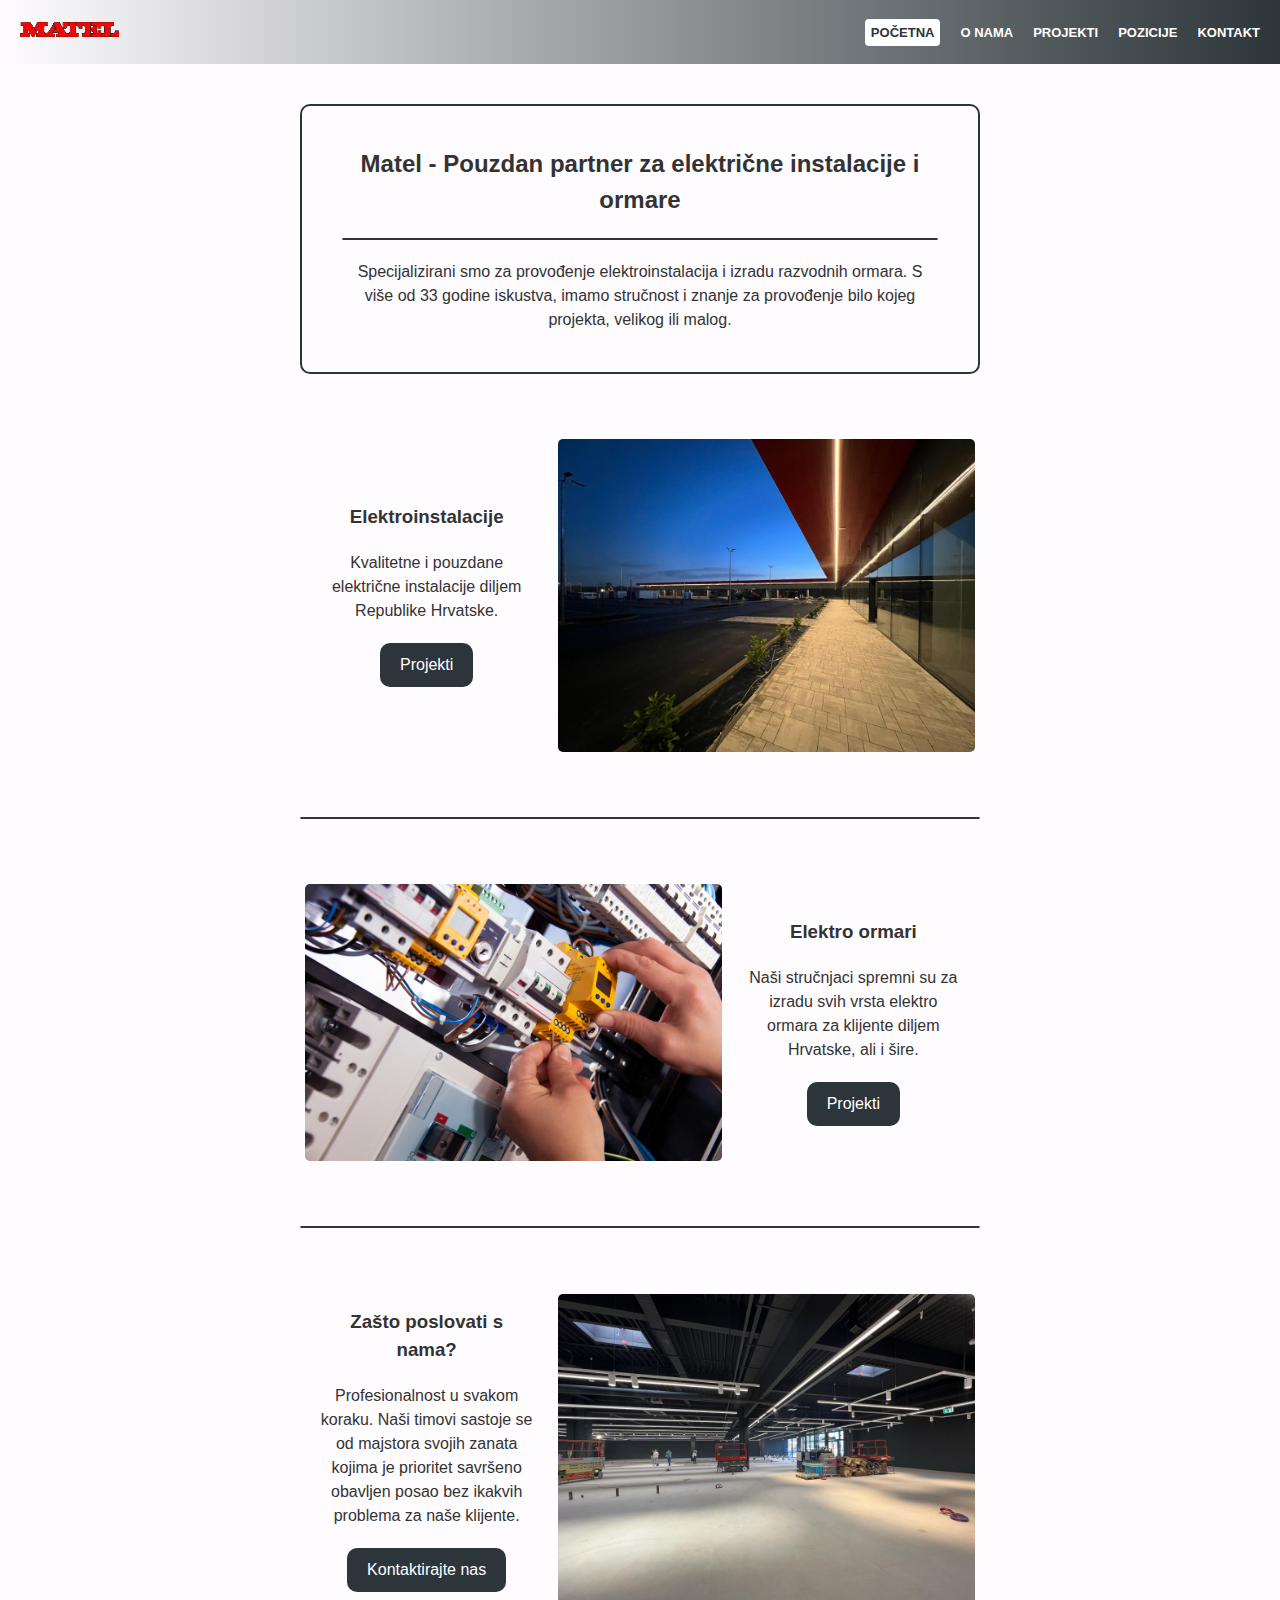
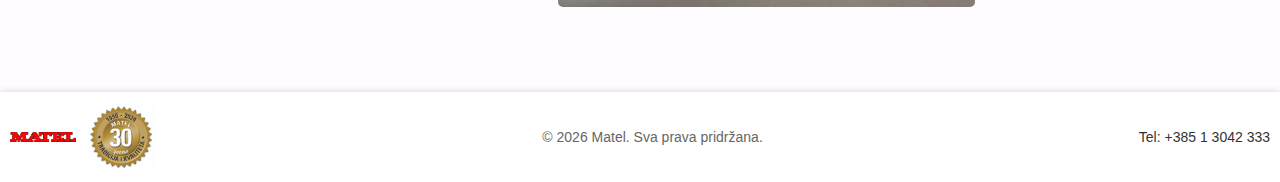
<file: index.html>
<!DOCTYPE html>
<html lang="en">
<head>
  <title>Početna | Matel</title>
  <meta charset="UTF-8">
  <meta name="viewport" content="width=device-width, initial-scale=1.0">
  <link rel="icon" href="./images/favicon.png">
  <link rel="stylesheet" href="./style.css">
  <script src="./script.js"></script>
</head>
<body>
  <header>
    <a href="./index.html"><img src="./images/stari_logo.png" alt="Logo" class="logo"></a>
    <nav>
      <div class="hamburger-menu">
        <div class="bar"></div>
        <div class="bar"></div>
        <div class="bar"></div>
      </div>
      <ul class="menu">
        <li><a href="./index.html" class="active">POČETNA</a></li>
        <li><a href="./about.html">O NAMA</a></li>
        <li><a href="./projects.html">PROJEKTI</a></li>
        <li><a href="./positions.html">POZICIJE</a></li>
        <li><a href="./contact.html">KONTAKT</a></li>
      </ul>
    </nav>
  </header>

  <main>
    <div class="intro-header-container">
      <h2>Matel - Pouzdan partner za električne instalacije i ormare</h2>
      <hr class="line-break">
      <p>Specijalizirani smo za provođenje elektroinstalacija i izradu 
        razvodnih ormara. S više od 33 godine iskustva, imamo stručnost
        i znanje za provođenje bilo kojeg projekta, velikog ili malog.</p>
    </div>
    
    <div class="intro-container-wrapper">
      <div class="intro-container-text">
        <h3>Elektroinstalacije</h3>
        <p>Kvalitetne i pouzdane električne instalacije diljem
          Republike Hrvatske.</p>
        <a href="./projects.html" class="apply-btn">Projekti</a>
      </div>
      <div class="intro-container-img">
        <img src="./images/intro-rasvjeta.jpeg" alt="Slika">
      </div>
    </div>

    <hr class="line-break">

    <div class="intro-container-wrapper">
      <div class="intro-container-img">
        <img src="./images/intro-ormar.jpg" alt="Slika">
      </div>
      <div class="intro-container-text">
        <h3>Elektro ormari</h3>
        <p>Naši stručnjaci spremni su za izradu svih vrsta elektro ormara za 
          klijente diljem Hrvatske, ali i šire.</p>
          <a href="./projects.html" class="apply-btn">Projekti</a>
      </div>
    </div>

    <hr class="line-break">

    <div class="intro-container-wrapper">
      <div class="intro-container-text">
        <h3>Zašto poslovati s nama?</h3>
        <p>Profesionalnost u svakom koraku. Naši timovi sastoje se od majstora
          svojih zanata kojima je prioritet savršeno obavljen posao bez 
          ikakvih problema za naše klijente.</p>
          <a href="./contact.html" class="apply-btn">Kontaktirajte nas</a>
      </div>
      <div class="intro-container-img">
        <img src="./images/intro-instalacije.jpeg" alt="Slika">
      </div>
    </div>
    
    
    <button id="scrollBtn" onclick="scrollToTop()"></button>
  </main>

  <footer>
    <div class="footer-content">
      <img src="./images/stari_logo.png" alt="Logo">
      <img src="./images/pecat30.jpg" alt="stamp">
      <p>© <script>document.write(new Date().getFullYear())</script> Matel. Sva prava pridržana.</p>
      <p><a href="tel:+38513042333">Tel: +385 1 3042 333</a></p>
    </div>
  </footer>
</body>
</html>
</file>
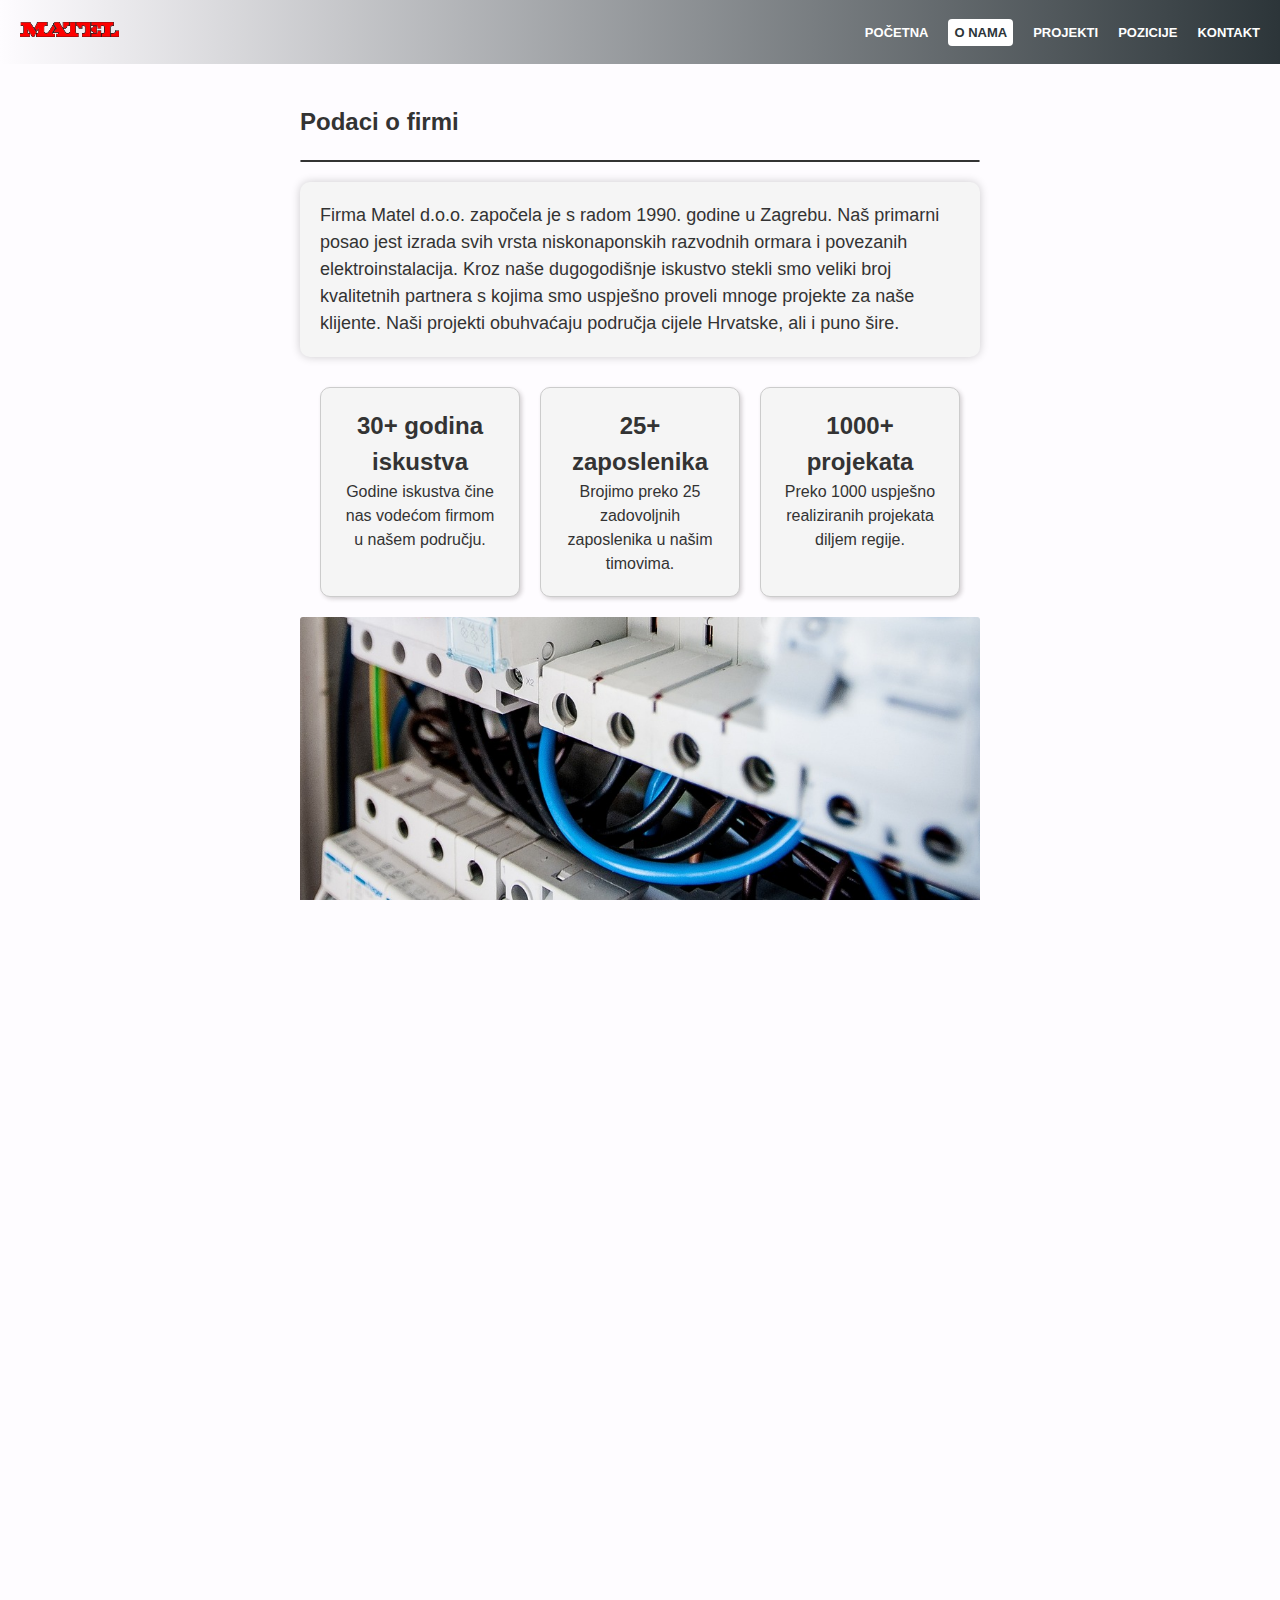
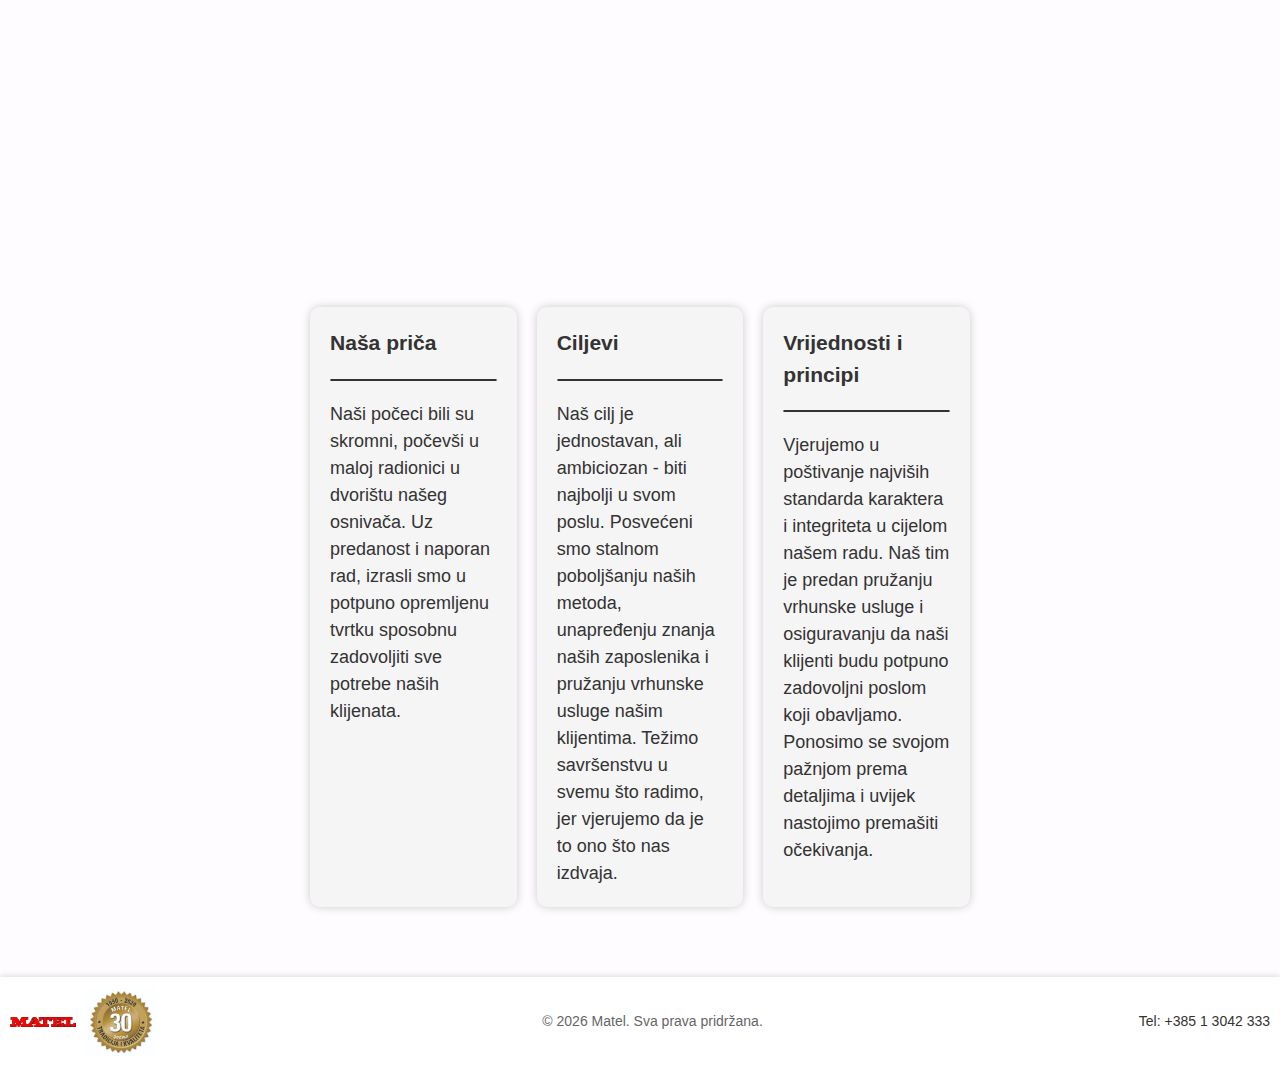
<file: about.html>
<!DOCTYPE html>
<html>
  <head>
    <title>O nama | Matel</title>
    <meta charset="UTF-8">
    <meta name="viewport" content="width=device-width, initial-scale=1.0">
    <link rel="icon" href="./images/favicon.png">
    <link rel="stylesheet" href="./style.css">
    <script src="./script.js"></script>
  </head>
  <body>
    <header>
      <a href="./index.html"><img src="./images/stari_logo.png" alt="Logo" class="logo"></a>
      <nav>
      <div class="hamburger-menu">
        <div class="bar"></div>
        <div class="bar"></div>
        <div class="bar"></div>
      </div>
      <ul class="menu">
        <li><a href="./index.html">POČETNA</a></li>
        <li><a href="./about.html" class="active">O NAMA</a></li>
        <li><a href="./projects.html">PROJEKTI</a></li>
        <li><a href="./positions.html">POZICIJE</a></li>
        <li><a href="./contact.html">KONTAKT</a></li>
      </ul>
    </nav>
    </header>

    <main>
      <h2>Podaci o firmi</h2>
      <hr class="line-break">
      <div class="block">
        Firma Matel d.o.o. započela je s radom 1990. godine u Zagrebu. Naš primarni posao jest
        izrada svih vrsta niskonaponskih razvodnih ormara i povezanih elektroinstalacija. Kroz naše
        dugogodišnje iskustvo stekli smo veliki broj kvalitetnih partnera s kojima smo
        uspješno proveli mnoge projekte za naše klijente. Naši projekti obuhvaćaju područja
        cijele Hrvatske, ali i puno šire.
      </div>
      <div class="bullet-box-container">

        <div class="bullet-box">
          <!--<h3><script>document.write(new Date().getFullYear()-1990)</script>+ godina iskustva</h3>-->
          <h3>30+ godina iskustva</h3>
          <p>Godine iskustva čine nas vodećom firmom u našem području.</p>
        </div>
        <div class="bullet-box">
          <h3>25+ zaposlenika</h3>
          <p>Brojimo preko 25 zadovoljnih zaposlenika u našim timovima.</p>
        </div>
        <div class="bullet-box">
          <h3>1000+ projekata</h3>
          <p>Preko 1000 uspješno realiziranih projekata diljem regije.</p>
        </div>
      </div>

      <div class="scrollable-image-container scrollable-image-container-two"></div>

      <div class="block-container">

        <div class="block">
          <h3>Naša priča</h3>
          <hr class="line-break">
          <p>Naši počeci bili su skromni, počevši u maloj radionici u dvorištu 
            našeg osnivača. Uz predanost i naporan rad, izrasli smo u potpuno 
            opremljenu tvrtku sposobnu zadovoljiti sve potrebe naših klijenata.</p>
        </div>

        <div class="block">
          <h3>Ciljevi</h3>
          <hr class="line-break">
          <p>Naš cilj je jednostavan, ali ambiciozan - biti najbolji u svom poslu. 
            Posvećeni smo stalnom poboljšanju naših metoda, unapređenju znanja naših 
            zaposlenika i pružanju vrhunske usluge našim klijentima. Težimo savršenstvu 
            u svemu što radimo, jer vjerujemo da je to ono što nas izdvaja.</p>
        </div>
        
        <div class="block">
          <h3>Vrijednosti i principi</h3>
          <hr class="line-break">
          <p>Vjerujemo u poštivanje najviših standarda karaktera i integriteta u 
            cijelom našem radu. Naš tim je predan pružanju vrhunske usluge i 
            osiguravanju da naši klijenti budu potpuno zadovoljni poslom koji obavljamo. 
            Ponosimo se svojom pažnjom prema detaljima i uvijek nastojimo premašiti očekivanja.</p>
        </div>

      </div>

      <button id="scrollBtn" onclick="scrollToTop()"></button>
    </main>
    <footer>
      <div class="footer-content">
        <img src="./images/stari_logo.png" alt="Logo">
        <img src="./images/pecat30.jpg" alt="stamp">
        <p>© <script>document.write(new Date().getFullYear())</script> Matel. Sva prava pridržana.</p>
        <p><a href="tel:+38513042333">Tel: +385 1 3042 333</a></p>
      </div>
    </footer>
  </body>
</html>
</file>
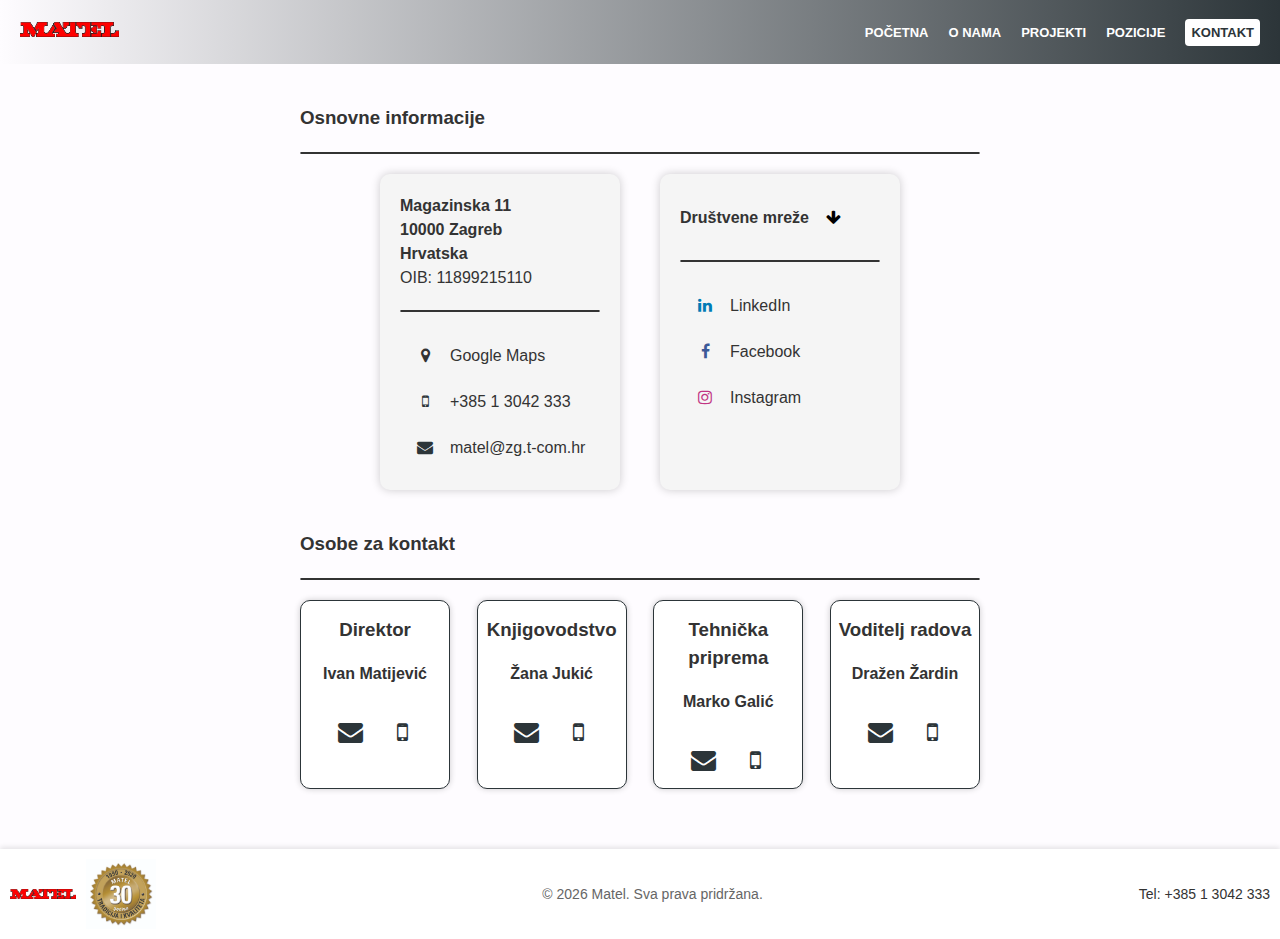
<file: contact.html>
<!DOCTYPE html>
<html lang="en">

<head>
  <title>Kontakt | Matel</title>
  <meta charset="UTF-8">
  <meta name="viewport" content="width=device-width, initial-scale=1.0">
  <link rel="icon" href="./images/favicon.png">
  <link rel="stylesheet" href="./style.css">
  <script src="./script.js"></script>
  <link rel="stylesheet" href="https://cdnjs.cloudflare.com/ajax/libs/font-awesome/4.7.0/css/font-awesome.min.css">
</head>

<body>
  <!-- Header -->
  <header>
    <a href="./index.html"><img src="./images/stari_logo.png" alt="Logo" class="logo"></a>
    <nav>
      <div class="hamburger-menu">
        <div class="bar"></div>
        <div class="bar"></div>
        <div class="bar"></div>
      </div>
      <ul class="menu">
        <li><a href="./index.html">POČETNA</a></li>
        <li><a href="./about.html">O NAMA</a></li>
        <li><a href="./projects.html">PROJEKTI</a></li>
        <li><a href="./positions.html">POZICIJE</a></li>
        <li><a href="./contact.html" class="active">KONTAKT</a></li>
      </ul>
    </nav>
  </header>

  <!-- Main Content -->
  <main>
    <h3><b>Osnovne informacije</b></h3>
    <hr class="line-break">

    <div class="company-info-wrapper">

      <div class="company-info-box">
        <h4>Magazinska 11</h4>
        <h4>10000 Zagreb</h4>
        <h4>Hrvatska</h4>
        <p>OIB: 11899215110</p>
        <hr class="line-break">
        <p><a href="https://goo.gl/maps/ZVkdXVqqqBAcYWUF9" target="_blank" rel="noopener noreferrer"><i class="fa fa-map-marker"></i>Google Maps</a></p>
        <p><a href="tel:+38513042333"><i class="fa fa-mobile"></i>+385 1 3042 333</a></p>
        <p><a href="mailto:matel@zg.t-com.hr"><i class="fa fa-envelope"></i>matel@zg.t-com.hr</a></p>
      </div>
      
      <div class="company-info-box">
        <h4>Društvene mreže<i class="fa fa-arrow-down"></i></h4>
        <hr class="line-break">
        <p><a href="https://www.linkedin.com/company/matel/" target="_blank" rel="noopener noreferrer"><i class="fa fa-linkedin"></i>LinkedIn</a></p>
        <p><a href="https://www.facebook.com/matel.hr/" target="_blank" rel="noopener noreferrer"><i class="fa fa-facebook"></i>Facebook</a></p>
        <p><a href="https://www.instagram.com/matel.hr/" target="_blank" rel="noopener noreferrer"><i class="fa fa-instagram"></i>Instagram</a></p>
      </div>
    </div>

  <!-- Contact Boxes -->
  <h3>Osobe za kontakt</h3>
    <hr class="line-break">
    <div class="contact-info-wrapper">
      <div class="contact-info-box">
        <h3>Direktor</h3>
        <p><b>Ivan Matijević</b></p>
        <a href="mailto:ivan.matijevic@matel.hr"><i class="fa fa-envelope"></i></a>
        <a href="tel:+38598205067"><i class="fa fa-mobile"></i></a>
      </div>
      <div class="contact-info-box">
        <h3>Knjigovodstvo</h3>
        <p><b>Žana Jukić</b></p>
        <a href="mailto:zana.jukic@matel.hr"><i class="fa fa-envelope"></i></a>
        <a href="tel:+385993042009"><i class="fa fa-mobile"></i></a>
      </div>
      <div class="contact-info-box">
        <h3>Tehnička priprema</h3>
        <p><b>Marko Galić</b></p>
        <a href="mailto:marko.galic@matel.hr"><i class="fa fa-envelope"></i></a>
        <a href="tel:+385993042008"><i class="fa fa-mobile"></i></a>
      </div>
      <div class="contact-info-box">
        <h3>Voditelj radova</h3>
        <p><b>Dražen Žardin</b></p>
        <a href="mailto:drazen.zardin@matel.hr"><i class="fa fa-envelope"></i></a>
        <a href="tel:+385993042888"><i class="fa fa-mobile"></i></a>
      </div>
    </div> 
    <button id="scrollBtn" onclick="scrollToTop()"></button>
  </main>

  <footer>
    <div class="footer-content">
      <img src="./images/stari_logo.png" alt="Logo">
      <img src="./images/pecat30.jpg" alt="stamp">
      <p>© <script>document.write(new Date().getFullYear())</script> Matel. Sva prava pridržana.</p>
      <p><a href="tel:+38513042333">Tel: +385 1 3042 333</a></p>
    </div>
  </footer>
</body>
</html>
</file>
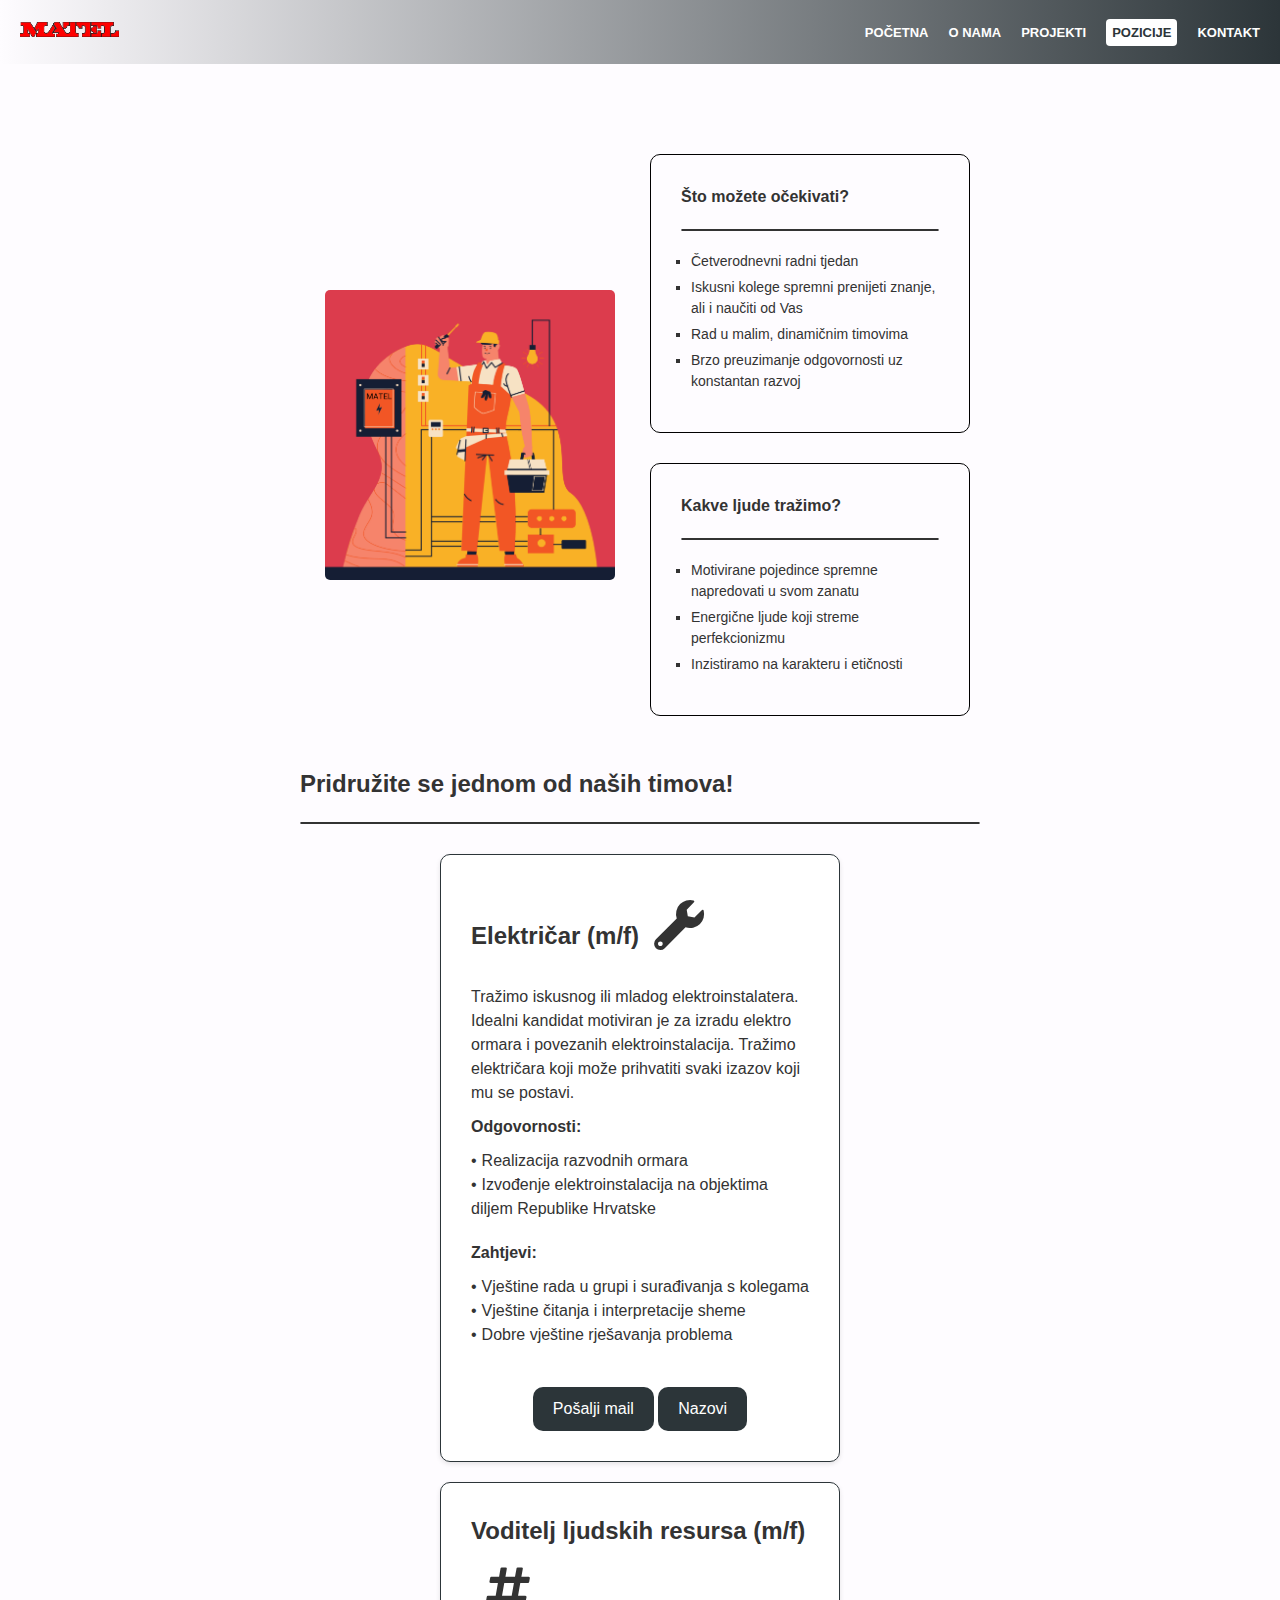
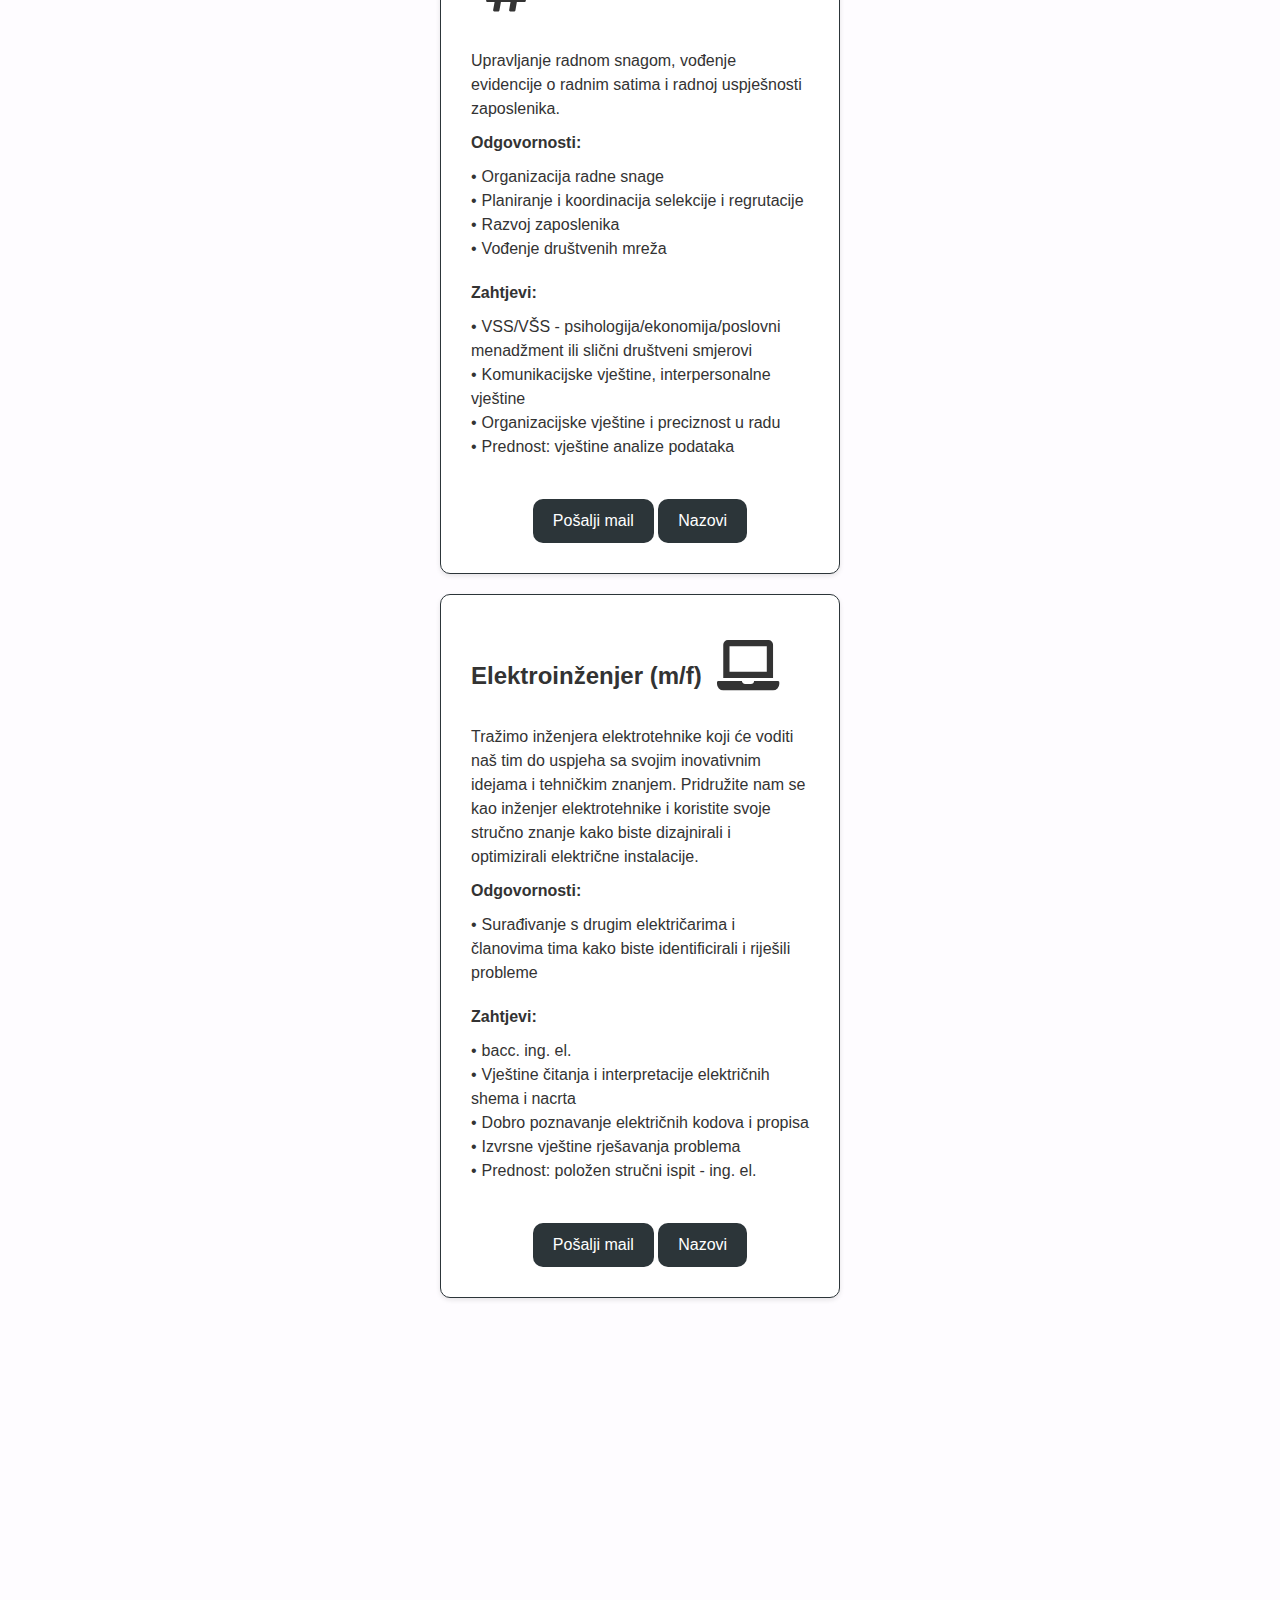
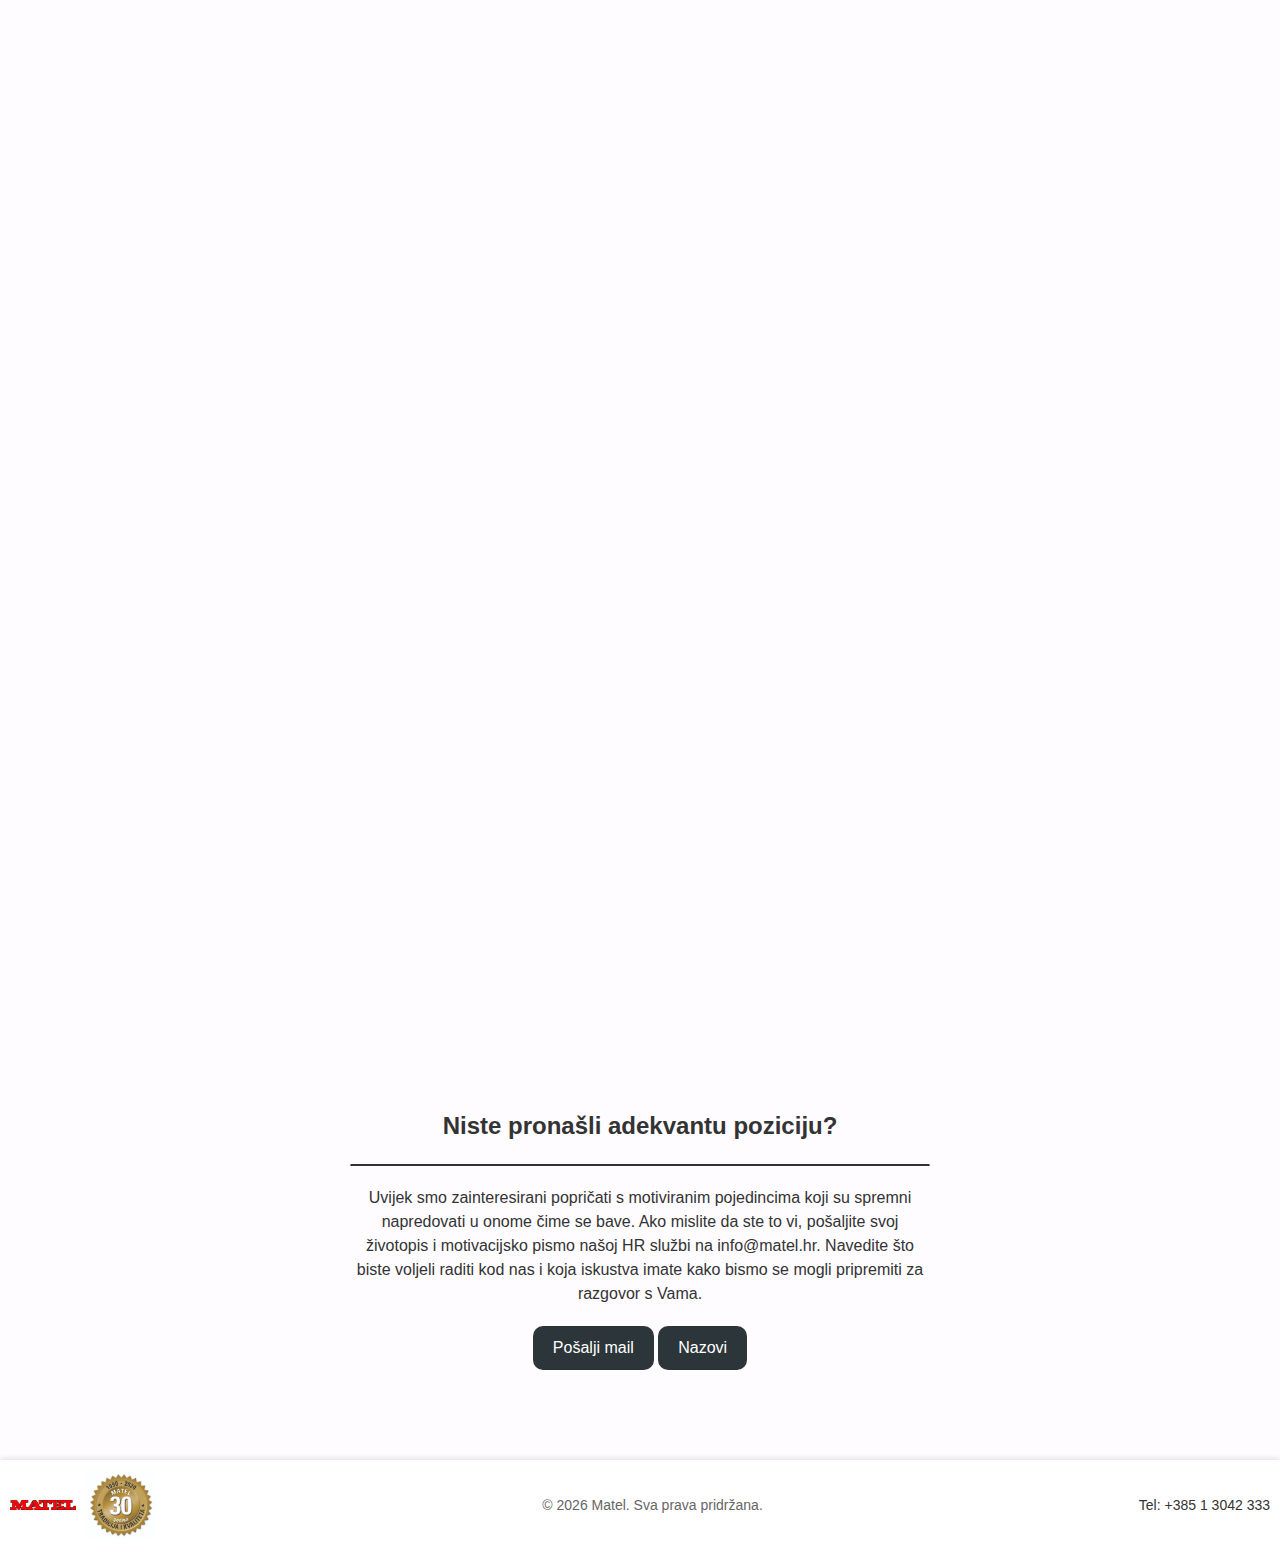
<file: positions.html>
<!DOCTYPE html>
<html lang="en">
<head>
  <title>Posao | Matel</title>
  <meta charset="UTF-8">
  <meta name="viewport" content="width=device-width, initial-scale=1.0">
  <link rel="icon" href="./images/favicon.png">
  <link rel="stylesheet" href="./style.css">
  <script src="./script.js"></script>
  <link rel="stylesheet" href="https://cdnjs.cloudflare.com/ajax/libs/font-awesome/5.15.3/css/all.min.css">
</head>

<body>
  <header>
    <a href="./index.html"><img src="./images/stari_logo.png" alt="Logo" class="logo"></a>
    <nav>
      <div class="hamburger-menu">
        <div class="bar"></div>
        <div class="bar"></div>
        <div class="bar"></div>
      </div>
      <ul class="menu">
        <li><a href="./index.html">POČETNA</a></li>
        <li><a href="./about.html">O NAMA</a></li>
        <li><a href="./projects.html">PROJEKTI</a></li>
        <li><a href="./positions.html" class="active">POZICIJE</a></li>
        <li><a href="./contact.html">KONTAKT</a></li>
      </ul>
    </nav>
  </header>

  <main>
    
    <div class="position-general">
      <div class="position-general-image">
        <img src="./images/hiring.png" alt="Posao">
      </div>
      <div class="position-general-text-container">
        <div class="position-general-text position-general-text-one">
          <h2>Što možete očekivati?</h2>
          <hr class="line-break">
          <ul>
            <li>Četverodnevni radni tjedan</li>
            <li>Iskusni kolege spremni prenijeti znanje, 
              ali i naučiti od Vas</li>
              <li>Rad u malim, dinamičnim timovima</li>
              <li>Brzo preuzimanje odgovornosti uz konstantan razvoj</li>
            </ul>
          </div>
          <div class="position-general-text position-general-text-two">
          <h2>Kakve ljude tražimo?</h2>
          <hr class="line-break">
          <ul>
            <li>Motivirane pojedince spremne napredovati u svom zanatu</li>
            <li>Energične ljude koji streme perfekcionizmu</li>
            <li>Inzistiramo na karakteru i etičnosti</li>
          </ul>
        </div>
      </div>
    </div>
    
    <h2>Pridružite se jednom od naših timova!</h2>
    <hr class="line-break">

    <div class="position-container">
      <div class="position">
        <h2>Električar (m/f)<i class="fa fa-wrench"></i></h2>
        <p>Tražimo iskusnog ili mladog elektroinstalatera. Idealni kandidat motiviran 
          je za izradu elektro ormara i povezanih elektroinstalacija.
        Tražimo električara koji može prihvatiti svaki izazov koji mu se postavi. </p>
        <p><strong>Odgovornosti:</strong></p>
        <ul>
          <li>Realizacija razvodnih ormara</li>
          <li>Izvođenje elektroinstalacija na objektima diljem Republike Hrvatske</li>
        </ul>
        <p><strong>Zahtjevi:</strong></p>
        <ul>
          <li>Vještine rada u grupi i surađivanja s kolegama</li>
          <li>Vještine čitanja i interpretacije sheme</li>
          <li>Dobre vještine rješavanja problema</li>
        </ul>
        <div class="apply-btn-wrapper">
          <a href="mailto:info@matel.hr" class="apply-btn">Pošalji mail</a>
          <a href="tel:+38513042333" class="apply-btn">Nazovi</a>
        </div>
      </div>

      <div class="position">
        <h2>Voditelj ljudskih resursa (m/f)<i class="fa fa-hashtag"></i></h2>
        <p>Upravljanje radnom snagom, vođenje evidencije o radnim satima i
          radnoj uspješnosti zaposlenika.</p>
        <p><strong>Odgovornosti:</strong></p>
        <ul>
          <li>Organizacija radne snage</li>
          <li>Planiranje i koordinacija selekcije i regrutacije</li>
          <li>Razvoj zaposlenika</li>
          <li>Vođenje društvenih mreža</li>
        </ul>
        <p><strong>Zahtjevi:</strong></p>
        <ul>
          <li>VSS/VŠS - psihologija/ekonomija/poslovni menadžment ili slični 
            društveni smjerovi</li>
          <li>Komunikacijske vještine, interpersonalne vještine</li>
          <li>Organizacijske vještine i preciznost u radu</li>
          <li>Prednost: vještine analize podataka</li>
        </ul>
        <div class="apply-btn-wrapper">
          <a href="mailto:info@matel.hr" class="apply-btn">Pošalji mail</a>
          <a href="tel:+38513042333" class="apply-btn">Nazovi</a>
        </div>
      </div>

      <div class="position">
        <h2>Elektroinženjer (m/f)<i class="fa fa-laptop"></i></h2>
        <p>Tražimo inženjera elektrotehnike koji će voditi naš
          tim do uspjeha sa svojim inovativnim idejama i tehničkim znanjem.
          Pridružite nam se kao inženjer elektrotehnike i koristite svoje 
          stručno znanje kako biste dizajnirali i optimizirali električne instalacije.</p>
        <p><strong>Odgovornosti:</strong></p>
        <ul>
          <li>Surađivanje s drugim električarima i članovima tima kako biste
             identificirali i riješili probleme</li>
        </ul>
        <p><strong>Zahtjevi:</strong></p>
        <ul>
          <li>bacc. ing. el.</li>
          <li>Vještine čitanja i interpretacije električnih shema i nacrta</li>
          <li>Dobro poznavanje električnih kodova i propisa</li>
          <li>Izvrsne vještine rješavanja problema</li>
          <li>Prednost: položen stručni ispit - ing. el.</li>
        </ul>
        <div class="apply-btn-wrapper">
          <a href="mailto:info@matel.hr" class="apply-btn">Pošalji mail</a>
          <a href="tel:+38513042333" class="apply-btn">Nazovi</a>
        </div>
      </div>
    </div>

    <div class="scrollable-image-container scrollable-image-container-one">
    </div>
    
    <div class="open-application">
      <h2>Niste pronašli adekvantu poziciju?</h2>
      <hr class="line-break">
      <p>Uvijek smo zainteresirani popričati s motiviranim pojedincima 
        koji su spremni napredovati u onome čime se bave.
        Ako mislite da ste to vi, pošaljite svoj životopis i 
        motivacijsko pismo našoj HR službi na 
        <a href="mailto:info@matel.hr">info@matel.hr</a>.
        Navedite što biste voljeli raditi kod nas i koja iskustva imate
        kako bismo se mogli pripremiti za razgovor s Vama.</p>
        <a href="mailto:info@matel.hr" class="apply-btn">Pošalji mail</a>
        <a href="tel:+38513042333" class="apply-btn">Nazovi</a>
      </div>
  
      <button id="scrollBtn" onclick="scrollToTop()"></button>
    </main>

  <footer>
    <div class="footer-content">
      <img src="./images/stari_logo.png" alt="Logo">
      <img src="./images/pecat30.jpg" alt="stamp">
      <p>© <script>document.write(new Date().getFullYear())</script> Matel. Sva prava pridržana.</p>
      <p><a href="tel:+38513042333">Tel: +385 1 3042 333</a></p>
    </div>
  </footer>
</body>
</html>
</file>
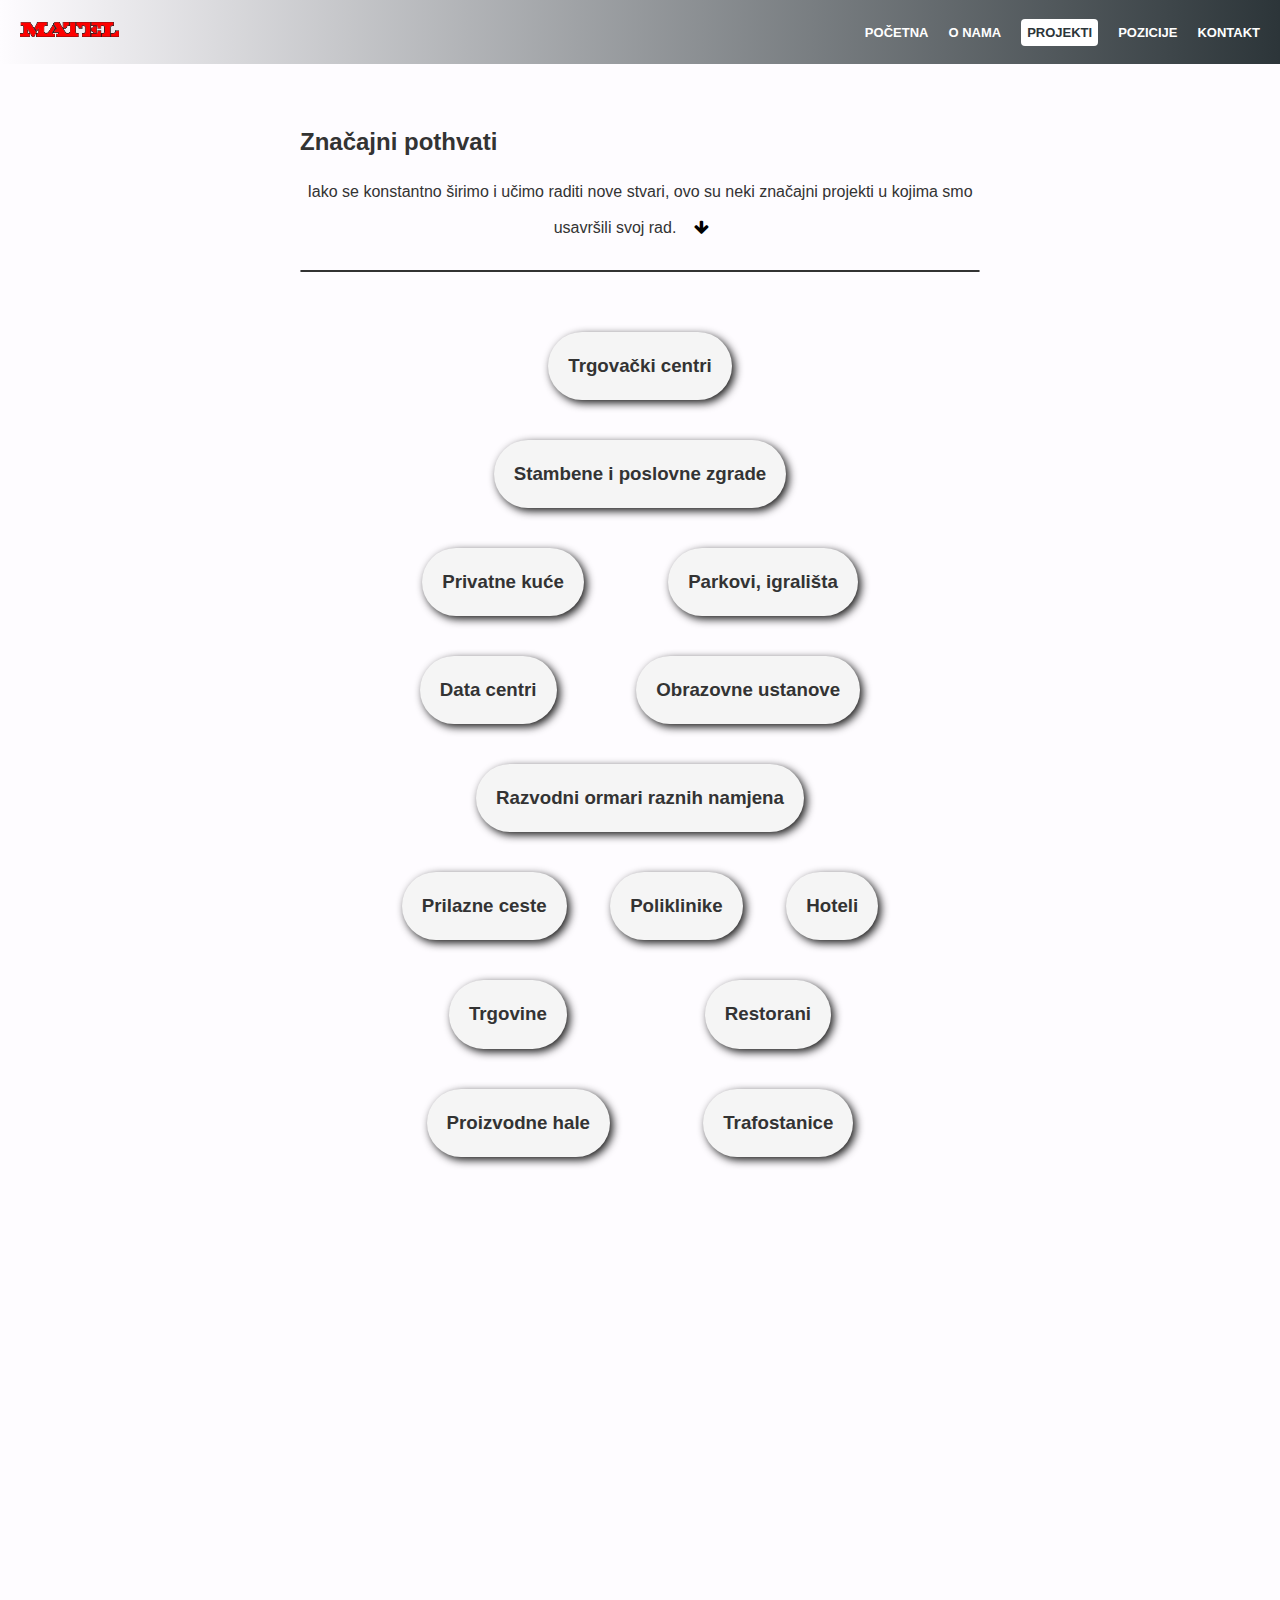
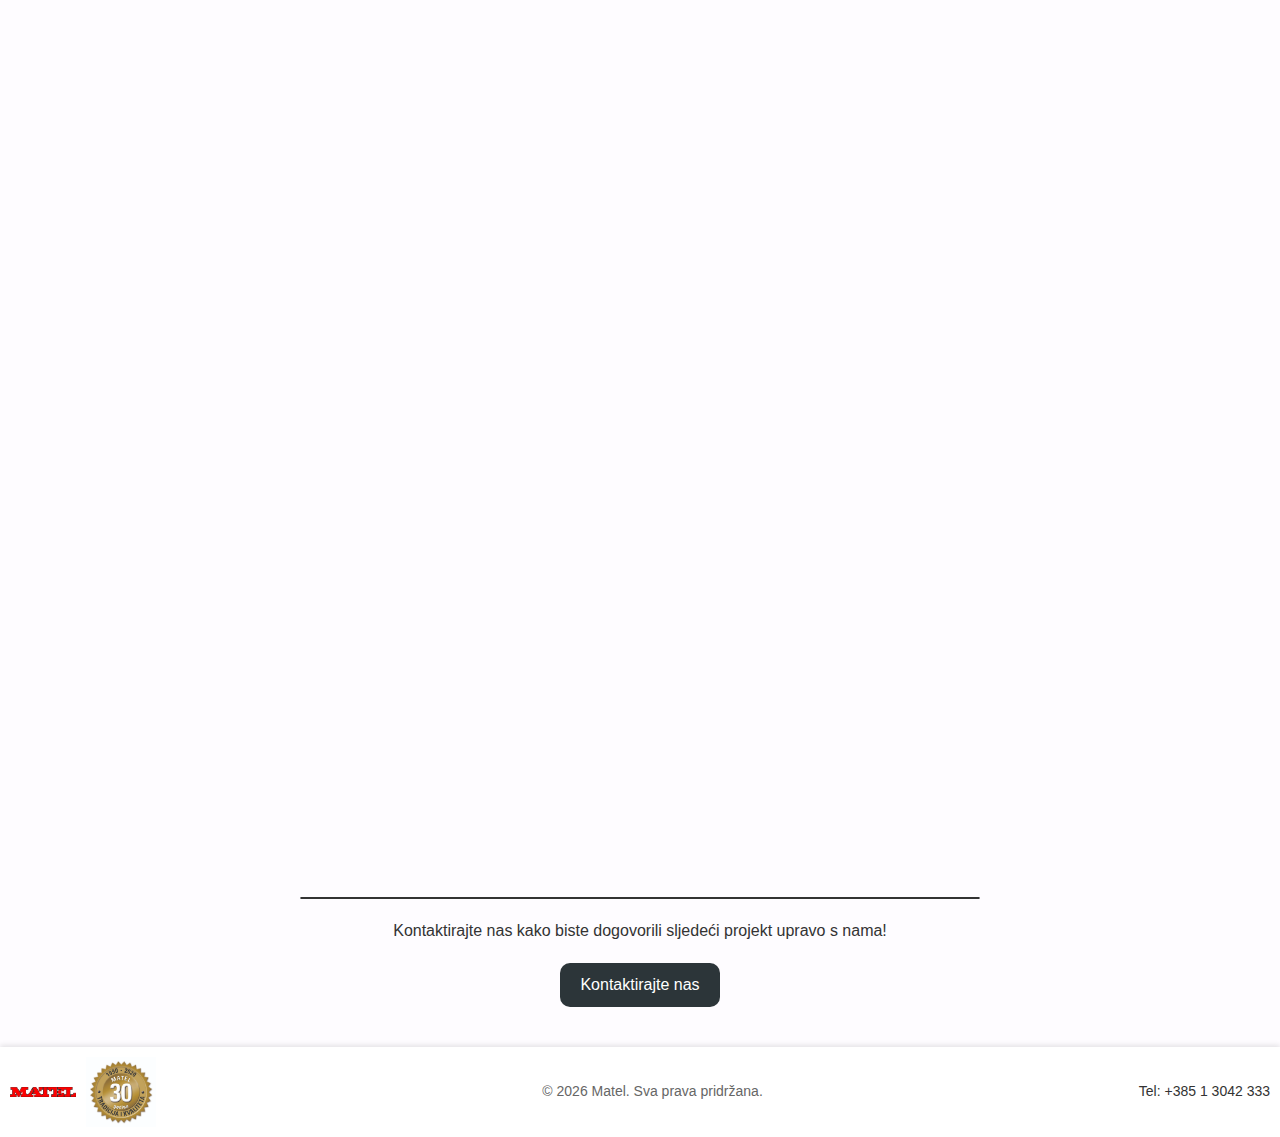
<file: projects.html>
<!DOCTYPE html>
<html lang="en">

<head>
  <title>Projekti | Matel</title>
  <meta charset="UTF-8">
  <meta name="viewport" content="width=device-width, initial-scale=1.0">
  <link rel="icon" href="./images/favicon.png">
  <link rel="stylesheet" href="./style.css">
  <script src="./script.js"></script>
  <link rel="stylesheet" href="https://cdnjs.cloudflare.com/ajax/libs/font-awesome/4.7.0/css/font-awesome.min.css">
</head>

<body>
  <!-- Header -->
  <header>
    <a href="./index.html"><img src="./images/stari_logo.png" alt="Logo" class="logo"></a>
    <nav>
      <div class="hamburger-menu">
        <div class="bar"></div>
        <div class="bar"></div>
        <div class="bar"></div>
      </div>
      <ul class="menu">
        <li><a href="./index.html">POČETNA</a></li>
        <li><a href="./about.html">O NAMA</a></li>
        <li><a href="./projects.html" class="active">PROJEKTI</a></li>
        <li><a href="./positions.html">POZICIJE</a></li>
        <li><a href="./contact.html">KONTAKT</a></li>
      </ul>
    </nav>
  </header>

  <!-- Main Content -->
  
  <main>
    <h2 style="margin: 20px auto;">Značajni pothvati</h2>
    <p style="text-align: center;">Iako se konstantno širimo i učimo raditi nove stvari, ovo su 
      neki značajni projekti u kojima smo usavršili
      svoj rad.<i class="fa fa-arrow-down"></i></p>
    <hr class="line-break">
    <div class="project-list">
      <h3>Trgovački centri</h3>
      <h3>Stambene i poslovne zgrade</h3>
      <h3>Privatne kuće</h3>
      <h3>Parkovi, igrališta</h3>
      <h3>Data centri</h3>
      <h3>Obrazovne ustanove</h3>
      <h3>Razvodni ormari raznih namjena</h3>
      <h3>Prilazne ceste</h3>
      <h3>Poliklinike</h3>
      <h3>Hoteli</h3>
      <h3>Trgovine</h3>
      <h3>Restorani</h3>
      <h3>Proizvodne hale</h3>
      <h3>Trafostanice</h3>
    </div>

    <div class="scrollable-image-container scrollable-image-container-three">
    </div>

    <hr class="line-break">
    <p style="text-align: center;">Kontaktirajte nas kako biste dogovorili sljedeći projekt
      upravo s nama!</p>
    <div class="apply-btn-wrapper">
      <a href="./contact.html" class="apply-btn">Kontaktirajte nas</a>
    </div>

    <button id="scrollBtn" onclick="scrollToTop()"></button>
  </main>

  <footer>
    <div class="footer-content">
      <img src="./images/stari_logo.png" alt="Logo">
      <img src="./images/pecat30.jpg" alt="stamp">
      <p>© <script>document.write(new Date().getFullYear())</script> Matel. Sva prava pridržana.</p>
      <p><a href="tel:+38513042333">Tel: +385 1 3042 333</a></p>
    </div>
  </footer>
</body>
</html>
</file>
<file: style.css>
/* Global styles */

* {
  box-sizing: border-box;
  margin: 0;
  padding: 0;
}

/* For 'scroll to top button' */
#scrollBtn {
  display: none;
  position: fixed;
  bottom: 40px;
  right: 20px;
  z-index: 99;
  font-size: 18px;
  border: none;
  outline: none;
  background-color: #2C3539;
  color: white;
  cursor: pointer;
  padding: 15px;
  border-radius: 6px;
}

#scrollBtn:hover {
  opacity: 0.8;
}

#scrollBtn::after {
  content: "\2191";
  font-weight: 900;
}

/* For scrollable image */
.scrollable-image-container {
  height: 140vh;
  border-radius: 3px;
  background-position: center;
  background-size: cover;
  background-attachment: fixed;
}

@media only screen and (max-width: 768px) {
  .scrollable-image-container {
    /*
    height: 140vh;
    border-radius: 3px;
    */
    display: none;
  }
}

.scrollable-image-container-one {
  background-image: url(images/electrician.jpg);
  background-repeat: no-repeat;
}

.scrollable-image-container-two {
  background-image: url(images/test.jpg);
  background-repeat: no-repeat;
}

.scrollable-image-container-three {
  background-image: url(images/p3.jpg);
  background-repeat: no-repeat;
}

body {
  font-family: Arial, sans-serif;
  font-size: 16px;
  line-height: 1.5;
  color: #333;
}

a {
  color: #333;
  text-decoration: none;
}

ul {
  list-style: none;
}

header {
  display: flex;
  justify-content: space-between;
  align-items: center;
  padding: 20px;
  background-image: linear-gradient(to right, #fefcff, #2C3539);
}

header a {
  color: white;
  font-weight: bold;
  font-size: small;
  font-family: 'Poppins', sans-serif;
}

.logo {
  height: 15px;
}

nav ul {
  display: flex;
}

nav li {
  margin-left: 20px;
}

/* For Hamburger menu */
.hamburger-menu {
  display: none; /* hide by default */
  cursor: pointer;
}

/* Hamburger menu contains three bars */
.bar {
  width: 25px;
  height: 3px;
  background-color: white;
  margin: 5px 0;
}

/* Menu contains links in navigation bar*/
.menu {
  display: flex;
  justify-content: space-between;
  align-items: center;
}

/* For active and hover link in navbar */
nav a:hover {
  border-bottom: 2px solid white;
  padding: 3px 0;
}

nav a.active {
  padding: 6px;
  background-color: white;
  border-radius: 4px;
  color: #2C3539;
}

/* Show menu when hamburger menu is clicked */
.menu.show {
  display: flex;
  flex-direction: column;
  justify-content: center;
  align-items: center;
  position: absolute;
  padding: 10px;
  top: 15%;
  left: 60%;
  width: 40%;
  padding-top: 10px;
  background-color: #2C3539;
  z-index: 0;
  border-radius: 10px;
}

/* Rotate bars to cross when menu is active */
.bar.active:nth-child(2) {
  opacity: 0;
}

.bar.active:nth-child(1) {
  transform: translateY(8px) rotate(45deg);
}

.bar.active:nth-child(3) {
  transform: translateY(-8px) rotate(-45deg);
}

.hamburger-menu.active ~ .menu {
  display: none;
}

/* media query to show/hide the hamburger menu */
@media (max-width: 768px) {
  .menu {
    display: none; /* hide the regular menu */
  }

  .hamburger-menu {
    display: block; /* show the hamburger menu */
  }
}

main {
  padding: calc(1rem + 1vw) calc(1.5rem + 2vw);
  background-color: #fefcff;
}

/* Image settings */
main img {
  max-width: 90%;
  height: auto;
  border-radius: 4px;
  display: block;
  margin: 0 auto;
  padding: 5px;
}

@media (min-width: 1280px) {
  main {
    padding: 40px 300px;
  }
}

@media (max-width: 1280px) {
  main img {
    max-width: 100%;
  }
}

h1 {
  font-size: 36px;
  margin-bottom: 30px;
}

/* Home page */
.intro-header-container {
  border: 2px solid #2C3539;
  border-radius: 10px;
  padding: 40px;
  margin-bottom: 20px;
  text-align: center;
}

.intro-header-container h2 {
  margin-bottom: 20px;
}

.intro-container-wrapper {
  display: flex;
  flex-wrap: wrap;
  align-items: center;
  justify-content: center;
  padding: 40px 0;
  flex: 1;
}

.intro-container-text {
  flex: 4;
  flex-basis: 100%;
  padding: 20px;
  text-align: center;
  width: 100%;
}

.intro-container-text h3 {
  margin-bottom: 20px;
}


.intro-container-img {
  flex: 6;
  flex-basis: 100%;
  width: 100%;
}

.intro-container-img img {
  border-radius: 10px;
}

@media screen and (min-width: 768px) {
  .intro-container-text {
    flex: 1;
  }
  .intro-container-img {
    flex: 2;
  }
}

/* About us page */
.bullet-box-container {
  display: flex;
  flex-wrap: wrap;
  justify-content: space-between;
  margin: 0 auto;
  padding: 10px;
  align-content: center;
}

.bullet-box {
  flex-basis: calc(33.33% - 20px);
  padding: 20px;
  margin: 10px auto;
  background-color: #f5f5f5;
  transition: background-color 0.3s ease-in-out, transform 0.3s ease-in-out, box-shadow 0.3s ease-in-out;
  border: 1px solid #ccc;
  border-radius: 10px;
  box-shadow: 2px 2px 4px rgba(49, 38, 38, 0.2);
  text-align: center;
}

@media screen and (max-width: 600px) {
  .bullet-box {
    flex-basis: calc(100% - 20px);
  }
}

.bullet-box:hover {
  transform: scale(1.1);
  box-shadow: 2px 2px 4px rgba(0,0,0,0.4);
  background-color: #2C3539;
  color: white;
}

.bullet-box h3 {
  font-size: 24px;
  margin-top: 0;
}

.bullet-box p {
  font-size: 16px;
  margin-bottom: 0;
}

.block-container {
  display: flex;
  flex-wrap: wrap;
  justify-content: space-between;
  margin: 20px auto;
}

.block {
  flex-basis: calc(33.33% - 20px);
  max-width: 960px;
  margin: 10px auto;
  padding: 10px 10px;
  font-size: large;
  background-color: #f5f5f5;
  border-radius: 10px;
  padding: 20px;
  box-shadow: 0 0 10px rgba(0, 0, 0, 0.2);
  /*border: 1px solid #000;
  border-radius: 10px;
  box-shadow: 6px 6px 3px rgba(0,0,0,0.2);
  */
  transition: background-color 0.3s ease-in-out, transform 0.3s ease-in-out, box-shadow 0.3s ease-in-out;
}

@media screen and (max-width: 768px) {
  .block {
    flex-basis: calc(100% - 20px);
  }
}
  
/*
.block:hover {
  transform: scale(1.1);
  box-shadow: 2px 2px 3px rgba(0,0,0,0.4);
  background-color: #2C3539;
  color: white;
}

.block:hover hr {
  border-color: white;
}
*/

/* Positions page */

.position-general {
  display: flex;
  flex-wrap: wrap;
  align-items: center;
}

.position-general-image {
  flex-basis: 50%;
  padding: 20px;
}

.position-general-image img {
  max-width: 100%;
  height: auto;
  display: block;
  margin: 0 auto;
  padding: 5px;
  border-radius: 10px;
}

.position-general-text-container {
  flex-basis: 50%;
  padding: 20px 0;
}

.position-general-text {
  padding: 30px;
  border: 1px solid #000;
  border-radius: 10px;
  margin: 30px 10px;
  transition: background-color 0.3s ease-in-out, transform 0.3s ease-in-out, box-shadow 0.3s ease-in-out;
}

.position-general-text:hover {
  background: linear-gradient(to right, #2C3539, #2C3539 50%, #2C3539 100%, #fefcff);
  color: white;
}

.position-general-text:hover hr {
  border: 1px solid white;
}

.position-general-text-one:hover {
  transform: rotate(3deg);
}

.position-general-text-two:hover {
  transform: rotate(-3deg);
}

.position-general-text h2 {
  font-size: 16px;
  margin-bottom: 20px;
}

.position-general-text p {
  font-size: 16px;
  margin-top: 0;
  margin-bottom: 10px;
}

.position-general-text ul {
  list-style: square;
  margin-top: 0;
  margin-bottom: 10px;
  margin-left: 10px;
}

.position-general-text li {
  font-size: 14px;
  margin-bottom: 5px;
}

@media only screen and (max-width: 767px) {
  .position-general {
    flex-direction: column;
  }

  .position-general-image,
  .position-general-text {
    flex-basis: 100%;
    text-align: center;
  }
}

.position-container {
  display: flex;
  flex-wrap: wrap;
  justify-content: center;
  margin-bottom: 40px;
}

.position {
  width: 400px;
  padding: 30px;
  margin: 10px;
  background-color: white;
  box-shadow: 0 2px 5px rgba(0, 0, 0, 0.1);
  border: 1px solid #2C3539;
  border-radius: 10px;
}

.position h2 {
  font-size: 24px;
  margin-bottom: 20px;
}

.position p {
  margin-bottom: 10px;
}

.position ul {
  margin-bottom: 20px;
}

.position ul li:before {
  content: "\2022";
  margin-right: 5px;
}

.apply-btn-wrapper {
  text-align: center;
}

.apply-btn {
  display: inline-block;
  padding: 10px 20px;
  background-color: #2C3539;
  color: white;
  border-radius: 10px;
  margin-top: 20px;
}

.apply-btn:hover {
  opacity: 0.8;
}

/* For open application */
.open-application {
  margin-top: 50px;
  padding: 50px;
  text-align: center;
}

@media only screen and (max-width: 767px) {
  .open-application {
    padding: 10px 0;
  }
}

/* line break used in multiple places */

.line-break {
  margin: 20px 0;
  border: 1px solid #333;
  border-radius: 10px;
}

/* Contact page */

.company-info-wrapper {
  display: flex;
  flex-wrap: wrap;
  justify-content: space-between;
  margin: auto 80px;
}

.company-info-box {
  margin-bottom: 40px;
  background-color: #f5f5f5;
  border-radius: 10px;
  padding: 20px;
  box-shadow: 0 0 10px rgba(0, 0, 0, 0.2);
  flex-basis: calc(50% - 20px);
}

.contact-info-wrapper {
  display: flex;
  flex-wrap: wrap;
  justify-content: space-between;
}

.contact-info-box {
  flex-basis: calc(25% - 20px);
  border: solid #2C3539;
  border-width: 0.5px;
  border-radius: 10px;
  margin-bottom: 20px;
  padding: auto 20px;
  text-align: center;
  background-color: white;
  box-shadow: 0px 0px 6px rgba(0, 0, 0, 0.2);
  transition: background-color 0.3s ease-in-out, transform 0.3s ease-in-out, box-shadow 0.3s ease-in-out;
}

.contact-info-box .fa {
  font-size: 25px;
}

@media screen and (max-width: 768px) {
  .contact-info-box {
    flex-basis: calc(100% - 20px);
  }
  .company-info-wrapper {
    margin: auto 20px;
  }
  .company-info-box {
    flex-basis: calc(100% - 20px);
  }
}

.contact-info-box h3 {
  margin-top: 15px;
  margin-bottom: 10px;
}

.contact-info-box p {
  margin-top: 1.1em;
  margin-bottom:1.2em;
}

.contact-info-box:hover {
  transform: scale(1.13);
  border: none;
  box-shadow: 3px 3px 8px rgba(0, 0, 0, 0.9);
}

/* Social media buttons */
.fa {
  padding: 15px;
  font-size: 50px;
  width: 50px;
  text-align: center;
  text-decoration: none;
  border-radius: 50%;
  transition: transform 0.3s ease-in-out;
}

/* Add a hover effect if you want */
.fa:hover {
  opacity: 0.7;
  transform: scale(1.5) rotate(360deg);
}

.position .fa:hover {
  transform: scale(1.2);
}

/* Set a specific color for each brand */
.fa-linkedin {
  color: #007bb5;
}

.fa-facebook {
  color: #3B5998;
}

.fa-instagram {
  color: #C13584;
}

.fa-mobile {
  color: #2C3539! Important;
}

.fa-envelope {
  color: #2C3539! Important;
}

@keyframes up-down {
  0% {
    transform: translateY(0);
  }
  50% {
    transform: translateY(20px);
  }
  100% {
    transform: translateY(0);
  }
}

.fa-arrow-down {
  animation: up-down 2s ease-in-out infinite;
  color: #000;
  font-size: 2em;
  margin: 0;
}

/* Projects page*/

/* Set style for project container */
.project-list {
  display: flex;
  flex-wrap: wrap;
  justify-content: space-around;
  margin: 40px 80px;

}



/* Set style for project heading */
.project-list h3 {
  background-color: #f5f5f5;
  margin: 20px;
  padding: 20px;
  border-radius: 40px;
  box-shadow: 3px 3px 8px rgba(0, 0, 0, 0.9);
}

@media screen and (max-width: 768px) {
  .project-list {
    margin: 40px 0;
  }
  .project-list h3 {
    margin: 10px;
  }
}

/* Set style for project description */
.project p {
  font-size: 16px;
  line-height: 1.5;
  margin-bottom: 10px;
}

/* footer */
footer {
  padding: 10px;
  background-color: white;
  box-shadow: 0 -2px 5px rgba(0, 0, 0, 0.1);
}

.footer-content {
  display: flex;
  align-items: center;
}

.footer-content img {
  height: 10px;
  margin-right: 10px;
}

/* Stamp size adjustment */
.footer-content img[alt="stamp"] {
  height: 70px;
}

.footer-content p {
  font-size: 14px;
  color: #666;
  margin-left: auto;
  text-align: center;
}
</file>
